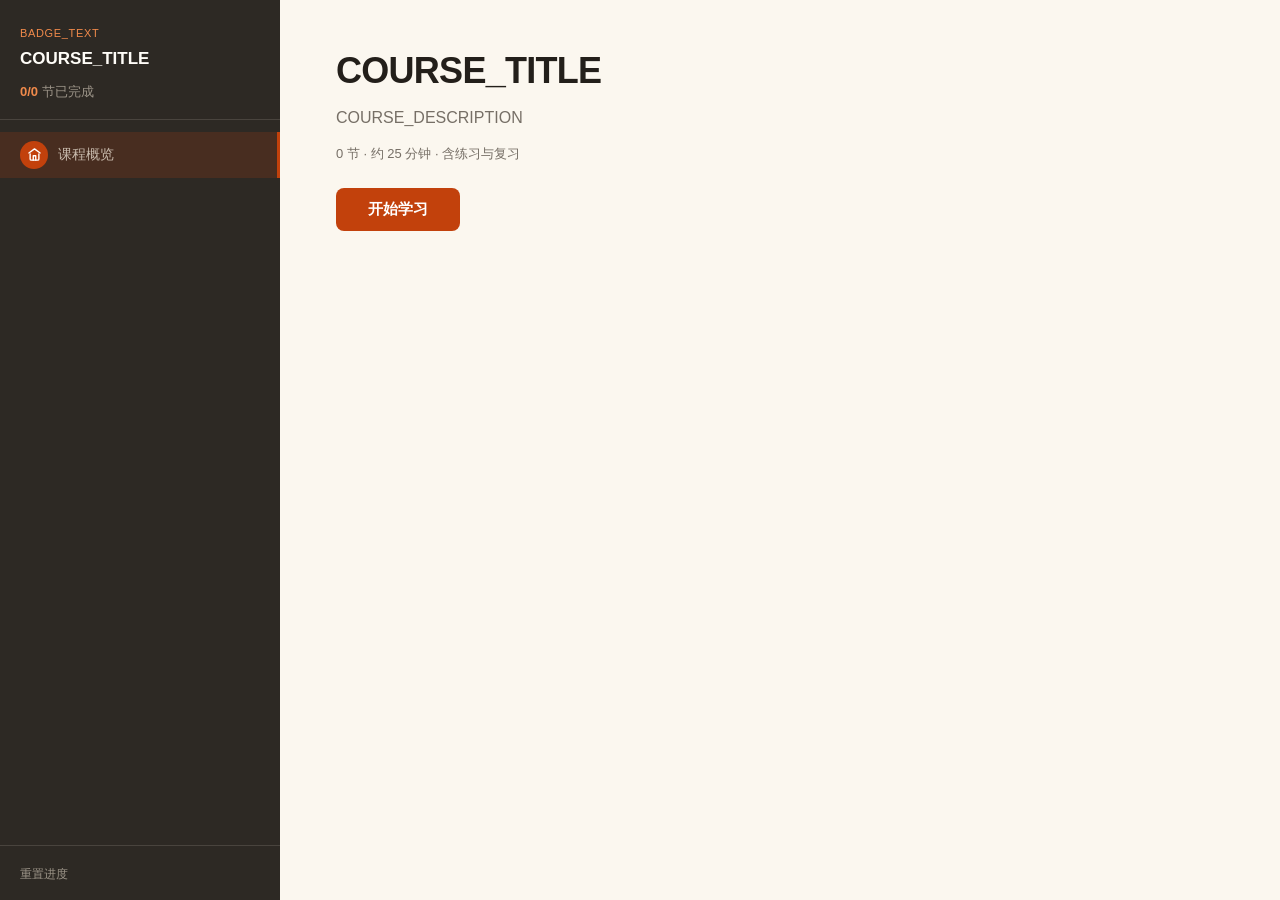
<file: skills/info/lesson-generator/assets/workspace-template/index.html>
<!DOCTYPE html>
<html lang="zh-CN">
<head>
  <meta charset="UTF-8">
  <meta name="viewport" content="width=device-width, initial-scale=1.0">
  <title></title>
  <link rel="stylesheet" href="styles.css">
</head>
<body>
  <div id="app">
    <input type="checkbox" id="sidebar-toggle" class="sidebar-toggle">
    <label for="sidebar-toggle" class="sidebar-toggle-label" aria-label="菜单">
      <span></span><span></span><span></span>
    </label>
    <div class="sidebar-overlay" onclick="document.getElementById('sidebar-toggle').checked=false"></div>
    <nav id="sidebar">
      <div id="sidebar-header">
        <div id="course-badge"></div>
        <h2 id="sidebar-title"></h2>
        <div id="progress-summary">
          <span id="progress-count">0/0</span>
          <span id="progress-label">节已完成</span>
        </div>
      </div>
      <ul id="lesson-nav">
        <li class="nav-item" data-lesson="0">
          <span class="nav-number nav-special nav-home">
            <svg width="15" height="15" viewBox="0 0 24 24" fill="none" stroke="currentColor" stroke-width="2.2" stroke-linecap="round" stroke-linejoin="round"><path d="M3 9.5L12 3l9 6.5"/><path d="M5 11v8a2 2 0 002 2h10a2 2 0 002-2v-8"/><path d="M10 21v-7h4v7"/></svg>
          </span>
          <span class="nav-label">课程概览</span>
        </li>
      </ul>
      <div id="sidebar-footer">
        <a href="#" id="reset-progress">重置进度</a>
      </div>
    </nav>

    <main id="main">
      <section id="overview" class="view active">
        <div id="hero">
          <h1></h1>
          <p id="hero-desc"></p>
          <div id="hero-meta">
            <span></span>
            <span>·</span>
            <span></span>
            <span>·</span>
            <span>含练习与复习</span>
          </div>
          <button id="start-btn">开始学习</button>
        </div>
        <div id="lesson-cards"></div>
      </section>

      <section id="lesson-view" class="view">
        <div id="lesson-header">
          <div id="lesson-number"></div>
          <h2 id="lesson-title"></h2>
        </div>
        <div id="lesson-goal"></div>

        <div id="objectives-block">
          <h3>学习目标</h3>
          <ul id="objectives-list"></ul>
        </div>

        <div id="lesson-body"></div>

        <div id="flashcards-block">
          <h3>闪卡复习</h3>
          <p class="block-hint">点击卡片翻转查看答案</p>
          <div id="flashcards-container"></div>
        </div>

        <div id="quiz-block">
          <h3>小测验</h3>
          <div id="quiz-container"></div>
        </div>

        <div id="sources-block">
          <h3>参考资料</h3>
          <div id="sources-container"></div>
        </div>

        <div id="lesson-nav-buttons">
          <button id="prev-btn" class="nav-btn">← 上一节</button>
          <button id="next-btn" class="nav-btn">下一节 →</button>
        </div>
      </section>
    </main>
  </div>
  <script src="data.js"></script>
  <script src="script.js"></script>
</body>
</html>
</file>
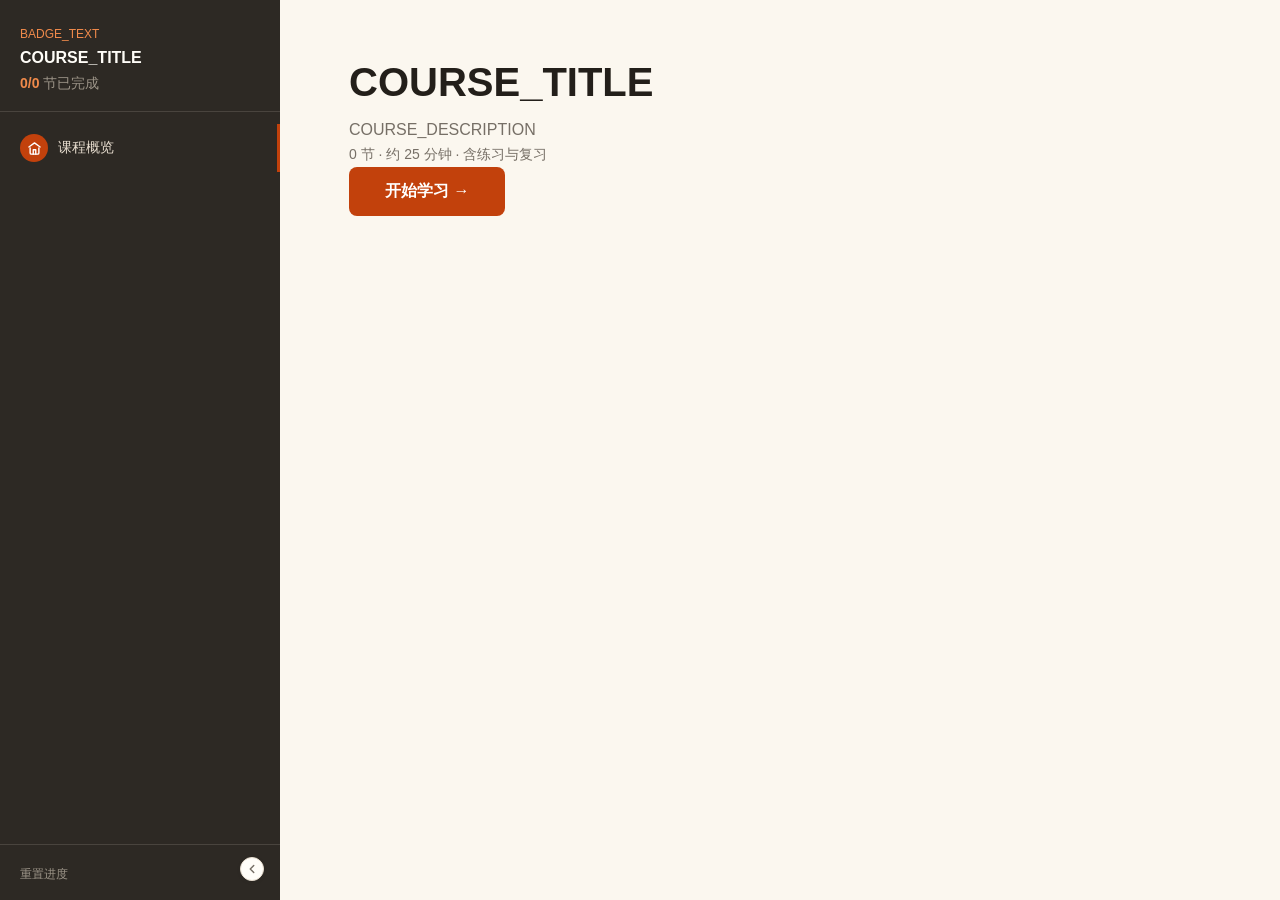
<file: skills/learn/lesson-generator/assets/workspace-template/index.html>
<!DOCTYPE html>
<html lang="zh-CN">
<head>
  <meta charset="UTF-8">
  <meta name="viewport" content="width=device-width, initial-scale=1.0">
  <title></title>
  <link rel="stylesheet" href="styles.css">
</head>
<body>
  <div id="app">
    <input type="checkbox" id="sidebar-toggle" class="sidebar-toggle">
    <label for="sidebar-toggle" class="sidebar-toggle-label" aria-label="菜单">
      <span></span><span></span><span></span>
    </label>
    <div class="sidebar-overlay" onclick="document.getElementById('sidebar-toggle').checked=false"></div>
    <nav id="sidebar">
      <div id="sidebar-header">
        <div id="course-badge"></div>
        <h2 id="sidebar-title"></h2>
        <div id="progress-summary">
          <span id="progress-count">0/0</span>
          <span id="progress-label">节已完成</span>
        </div>
      </div>
      <ul id="lesson-nav">
        <li class="nav-item" data-lesson="0">
          <span class="nav-number nav-special nav-home">
            <svg width="15" height="15" viewBox="0 0 24 24" fill="none" stroke="currentColor" stroke-width="2.2" stroke-linecap="round" stroke-linejoin="round"><path d="M3 9.5L12 3l9 6.5"/><path d="M5 11v8a2 2 0 002 2h10a2 2 0 002-2v-8"/><path d="M10 21v-7h4v7"/></svg>
          </span>
          <span class="nav-label">课程概览</span>
        </li>
      </ul>
      <div id="sidebar-footer">
        <a href="#" id="reset-progress">重置进度</a>
      </div>
    </nav>

    <button id="sidebar-toggle-btn" title="折叠侧栏">
      <svg width="14" height="14" viewBox="0 0 24 24" fill="none" stroke="currentColor" stroke-width="2.5" stroke-linecap="round" stroke-linejoin="round"><polyline points="15 18 9 12 15 6"/></svg>
    </button>

    <main id="main">
      <section id="overview" class="view active">
        <div id="hero">
          <h1></h1>
          <p id="hero-desc"></p>
          <div id="hero-meta">
            <span></span>
            <span>·</span>
            <span></span>
            <span>·</span>
            <span>含练习与复习</span>
          </div>
          <button id="start-btn">开始学习 →</button>
        </div>
        <div id="lesson-cards"></div>
      </section>

      <section id="lesson-view" class="view">
        <div id="lesson-header">
          <div id="lesson-number"></div>
          <h2 id="lesson-title"></h2>
        </div>
        <div id="lesson-goal"></div>

        <div id="objectives-block">
          <h3>学习目标</h3>
          <ul id="objectives-list"></ul>
        </div>

        <div id="lesson-body"></div>

        <div id="flashcards-block">
          <h3>闪卡复习</h3>
          <p class="block-hint">点击卡片翻转查看答案</p>
          <div id="flashcards-container"></div>
        </div>

        <div id="quiz-block">
          <h3>小测验</h3>
          <div id="quiz-container"></div>
        </div>

        <div id="sources-block">
          <h3>参考资料</h3>
          <div id="sources-container"></div>
        </div>

        <div id="lesson-nav-buttons">
          <button id="prev-btn" class="nav-btn">← 上一节</button>
          <button id="next-btn" class="nav-btn">下一节 →</button>
        </div>
      </section>
    </main>
  </div>
  <script src="data.js"></script>
  <script src="script.js"></script>
</body>
</html>
</file>
<file: skills/info/lesson-generator/assets/workspace-template/styles.css>
/* Design tokens */
:root {
  --radius: 8px;
  --sidebar-w: 280px;
}

/* claude-style (default) */
:root {
  --bg: #fbf7ef;
  --surface: #fffdf8;
  --text: #231f1a;
  --muted: #766f66;
  --border: #e8ded0;
  --primary: #2d2924;
  --accent: #c2410c;
  --accent-rgb: 194, 65, 12;
  --success: #15803d;
  --success-rgb: 21, 128, 61;
  --warning: #b45309;
  --warning-rgb: 181, 83, 9;
  --sidebar-fg: #e8ded0;
  --sidebar-muted: #9c9488;
  --sidebar-accent: #f08a4b;
  --sidebar-border: rgba(232,222,208,0.15);
}

[data-style="apple-style"] {
  --bg: #f5f5f7;
  --surface: #ffffff;
  --text: #1d1d1f;
  --muted: #86868b;
  --border: #d2d2d7;
  --primary: #1d1d1f;
  --accent: #0071e3;
  --accent-rgb: 0, 113, 227;
  --success: #34c759;
  --success-rgb: 52, 199, 89;
  --warning: #ff9f0a;
  --warning-rgb: 255, 159, 10;
  --sidebar-fg: #d2d2d7;
  --sidebar-muted: #86868b;
  --sidebar-accent: #0071e3;
  --sidebar-border: rgba(255,255,255,0.1);
}

[data-style="bluetech-style"] {
  --bg: #f0f4f8;
  --surface: #ffffff;
  --text: #1a2332;
  --muted: #6b8299;
  --border: #c8d6e5;
  --primary: #1a2332;
  --accent: #3b82f6;
  --accent-rgb: 59, 130, 246;
  --success: #10b981;
  --success-rgb: 16, 185, 129;
  --warning: #f59e0b;
  --warning-rgb: 245, 158, 11;
  --sidebar-fg: #c8d6e5;
  --sidebar-muted: #6b8299;
  --sidebar-accent: #60a5fa;
  --sidebar-border: rgba(255,255,255,0.08);
}

/* Reset */
*, *::before, *::after { box-sizing: border-box; margin: 0; padding: 0; }

body {
  font-family: -apple-system, BlinkMacSystemFont, "Segoe UI", "Noto Sans SC", "PingFang SC", "Microsoft YaHei", sans-serif;
  background: var(--bg);
  color: var(--text);
  line-height: 1.65;
  -webkit-font-smoothing: antialiased;
}

/* Layout */
#app { display: flex; min-height: 100vh; }

/* Sidebar */
#sidebar {
  width: var(--sidebar-w);
  background: var(--primary);
  color: var(--sidebar-fg);
  display: flex;
  flex-direction: column;
  position: fixed;
  top: 0; left: 0; bottom: 0;
  z-index: 10;
  overflow-y: auto;
}

#sidebar-header {
  padding: 24px 20px 16px;
  border-bottom: 1px solid var(--sidebar-border);
}

#course-badge {
  font-size: 11px;
  text-transform: uppercase;
  letter-spacing: 0.06em;
  color: var(--sidebar-accent);
  margin-bottom: 6px;
}

#sidebar-title {
  font-size: 17px;
  font-weight: 600;
  color: var(--surface);
  line-height: 1.35;
  margin-bottom: 10px;
}

#progress-summary { font-size: 13px; color: var(--sidebar-muted); }
#progress-count { color: var(--sidebar-accent); font-weight: 600; }

/* Nav items */
#lesson-nav {
  list-style: none;
  flex: 1;
  padding: 12px 0;
}

.nav-item {
  display: flex;
  align-items: center;
  gap: 10px;
  padding: 9px 20px;
  cursor: pointer;
  transition: background 0.15s;
  font-size: 14px;
}

.nav-item:hover { background: rgba(255,255,255,0.06); }
.nav-item.active { background: rgba(var(--accent-rgb), 0.18); border-right: 3px solid var(--accent); }

.nav-number {
  width: 28px; height: 28px;
  border-radius: 50%;
  background: rgba(255,255,255,0.08);
  display: flex; align-items: center; justify-content: center;
  font-size: 13px; font-weight: 600;
  flex-shrink: 0;
}

.nav-number.nav-special { background: var(--accent); color: #fff; }

.nav-item.completed .nav-number { background: var(--accent); color: #fff; }

.nav-label { color: var(--sidebar-fg); opacity: 0.8; }

/* Sidebar footer */
#sidebar-footer {
  padding: 14px 20px;
  border-top: 1px solid var(--sidebar-border);
}

#reset-progress {
  color: var(--sidebar-muted);
  font-size: 12px;
  text-decoration: none;
}

#reset-progress:hover { color: var(--accent); }

/* Main */
#main {
  flex: 1;
  margin-left: var(--sidebar-w);
  min-height: 100vh;
}

.view { display: none; padding: 48px 56px; max-width: 780px; }
.view.active { display: block; }

/* Overview */
#hero {
  margin-bottom: 48px;
}

#hero h1 {
  font-size: 36px;
  font-weight: 700;
  line-height: 1.25;
  margin-bottom: 12px;
  letter-spacing: -0.02em;
}

#hero-desc {
  font-size: 16px;
  color: var(--muted);
  max-width: 600px;
  margin-bottom: 12px;
  line-height: 1.6;
}

#hero-meta {
  font-size: 13px;
  color: var(--muted);
  margin-bottom: 24px;
}

#start-btn {
  display: inline-block;
  background: var(--accent);
  color: #fff;
  border: none;
  padding: 12px 32px;
  font-size: 15px;
  font-weight: 600;
  border-radius: var(--radius);
  cursor: pointer;
  transition: background 0.15s;
}

#start-btn:hover { filter: brightness(0.85); }

/* Lesson cards on overview */
#lesson-cards {
  display: grid;
  grid-template-columns: repeat(auto-fill, minmax(320px, 1fr));
  gap: 16px;
}

.lesson-card {
  background: var(--surface);
  border: 1px solid var(--border);
  border-radius: var(--radius);
  padding: 20px 22px;
  cursor: pointer;
  transition: box-shadow 0.15s, border-color 0.15s;
}

.lesson-card:hover {
  border-color: var(--accent);
  box-shadow: 0 2px 12px rgba(0,0,0,0.06);
}

.lesson-card-number {
  font-size: 12px;
  font-weight: 700;
  color: var(--accent);
  text-transform: uppercase;
  letter-spacing: 0.05em;
  margin-bottom: 4px;
}

.lesson-card-title {
  font-size: 16px;
  font-weight: 600;
  margin-bottom: 6px;
}

.lesson-card-concepts {
  font-size: 13px;
  color: var(--muted);
  line-height: 1.5;
}

/* Lesson view */
#lesson-header {
  margin-bottom: 12px;
}

#lesson-number {
  font-size: 12px;
  font-weight: 700;
  color: var(--muted);
  text-transform: uppercase;
  letter-spacing: 0.05em;
  margin-bottom: 2px;
}

#lesson-title {
  font-size: 28px;
  font-weight: 700;
  line-height: 1.3;
  letter-spacing: -0.01em;
}

#lesson-goal {
  background: var(--surface);
  border: 1px solid var(--border);
  border-left: 3px solid var(--accent);
  border-radius: var(--radius);
  padding: 14px 18px;
  margin-bottom: 24px;
  font-size: 16px;
  color: var(--muted);
}

#lesson-goal strong { color: var(--text); }

/* Objectives */
#objectives-block {
  margin-bottom: 28px;
}

#objectives-block h3 {
  font-size: 18px;
  font-weight: 600;
  margin-bottom: 8px;
}

#objectives-list {
  list-style: none;
  display: flex;
  flex-direction: column;
  gap: 6px;
}

#objectives-list li {
  padding-left: 20px;
  position: relative;
  font-size: 16px;
}

#objectives-list li::before {
  content: "→";
  position: absolute;
  left: 0;
  color: var(--accent);
  font-weight: 600;
}

/* Lesson body */
#lesson-body {
  margin-bottom: 32px;
}

#lesson-body p {
  margin-bottom: 14px;
  font-size: 16px;
}

/* ai-dialog */
#lesson-body .ai-dialog-box {
  background: var(--surface);
  border: 1px solid var(--border);
  border-radius: var(--radius);
  padding: 16px 18px;
  margin-bottom: 16px;
}

#lesson-body .ai-dialog-box .ai-dialog-label {
  font-size: 16px;
  font-weight: 700;
  color: var(--accent);
  margin-bottom: 8px;
}

#lesson-body .ai-dialog-box .chat-msg {
  margin-bottom: 8px;
  font-size: 16px;
}

#lesson-body .ai-dialog-box .chat-msg:last-child { margin-bottom: 0; }

#lesson-body .ai-dialog-box .chat-msg .role {
  font-weight: 600;
  font-size: 12px;
  margin-bottom: 2px;
}

#lesson-body .ai-dialog-box .chat-msg .role.user { color: var(--accent); }
#lesson-body .ai-dialog-box .chat-msg .role.ai { color: var(--accent); }

#lesson-body .ai-dialog-box .chat-msg .msg-text {
  color: var(--text);
  padding-left: 8px;
  border-left: 2px solid var(--border);
}

/* code-example */
#lesson-body .code-example-box {
  background: #1e1b18;
  border: 1px solid #3d3830;
  border-radius: var(--radius);
  padding: 16px 18px;
  margin-bottom: 16px;
  position: relative;
}

#lesson-body .code-example-box .code-example-label {
  font-size: 16px;
  font-weight: 700;
  color: #f08a4b;
  margin-bottom: 4px;
}

#lesson-body .code-example-box .code-example-lang {
  font-size: 10px;
  color: #9c9488;
  background: rgba(255,255,255,0.08);
  padding: 2px 8px;
  border-radius: 3px;
  margin-left: 8px;
  display: inline-block;
  vertical-align: middle;
  margin-bottom: 4px;
}

#lesson-body .code-example-box pre {
  margin: 12px 0 0 0;
  padding: 0;
  overflow-x: auto;
  background: transparent;
}

#lesson-body .code-example-box code {
  font-family: "SF Mono", "Fira Code", "Cascadia Code", Consolas, monospace;
  font-size: 13px;
  line-height: 1.6;
  color: #e8ded0;
  white-space: pre;
}

/* case-example */
#lesson-body .case-example-box {
  background: var(--surface);
  border: 1px solid var(--border);
  border-radius: var(--radius);
  padding: 16px 18px;
  margin-bottom: 16px;
}

#lesson-body .case-example-box .case-example-label {
  font-size: 16px;
  font-weight: 700;
  color: var(--accent);
  margin-bottom: 10px;
}

#lesson-body .case-example-box .case-example-scenario {
  font-size: 16px;
  color: var(--text);
  margin-bottom: 10px;
  line-height: 1.6;
}

#lesson-body .case-example-box .case-example-scenario strong { font-weight: 700; color: var(--text); }

#lesson-body .case-example-box .case-example-analysis {
  font-size: 16px;
  color: var(--text);
  line-height: 1.6;
}

#lesson-body .case-example-box .case-example-analysis strong { font-weight: 700; color: var(--text); }

#lesson-body .insight {
  background: var(--surface);
  border: 1px solid var(--border);
  border-radius: var(--radius);
  padding: 14px 18px;
  margin-bottom: 16px;
  font-size: 16px;
}

#lesson-body .insight strong { font-weight: 700; }

/* Flashcards */
#flashcards-block {
  margin-bottom: 32px;
}

#flashcards-block h3 {
  font-size: 18px;
  font-weight: 600;
  margin-bottom: 4px;
}

.block-hint {
  font-size: 12px;
  color: var(--muted);
  margin-bottom: 12px;
}

#flashcards-container {
  display: grid;
  grid-template-columns: repeat(auto-fill, minmax(280px, 1fr));
  gap: 12px;
}

.flashcard {
  height: 140px;
  perspective: 600px;
  cursor: pointer;
}

.flashcard-inner {
  width: 100%; height: 100%;
  position: relative;
  transition: transform 0.4s;
  transform-style: preserve-3d;
}

.flashcard.flipped .flashcard-inner { transform: rotateY(180deg); }

.flashcard-front, .flashcard-back {
  position: absolute;
  width: 100%; height: 100%;
  backface-visibility: hidden;
  border-radius: var(--radius);
  display: flex;
  align-items: center;
  justify-content: center;
  text-align: center;
  padding: 20px;
  font-size: 16px;
  line-height: 1.5;
}

.flashcard-front {
  background: var(--surface);
  border: 1px solid var(--border);
  font-weight: 500;
}

.flashcard-back {
  background: var(--primary);
  color: #fffdf8;
  transform: rotateY(180deg);
}

.flashcard-back code {
  background: rgba(255,255,255,0.12);
  padding: 2px 6px;
  border-radius: 3px;
  font-size: 13px;
}

/* Quiz */
#quiz-block { margin-bottom: 32px; }

#quiz-block h3 {
  font-size: 18px;
  font-weight: 600;
  margin-bottom: 12px;
}

.quiz-question {
  margin-bottom: 20px;
}

.quiz-question .q-text {
  font-weight: 600;
  margin-bottom: 10px;
  font-size: 16px;
}

.quiz-option {
  display: block;
  width: 100%;
  text-align: left;
  padding: 10px 14px;
  margin-bottom: 6px;
  background: var(--surface);
  border: 1px solid var(--border);
  border-radius: var(--radius);
  font-size: 16px;
  cursor: pointer;
  transition: border-color 0.15s, background 0.15s;
}

.quiz-option:hover:not(.disabled) { border-color: var(--accent); }
.quiz-option.disabled { cursor: default; }

.quiz-option.correct {
  border-color: var(--success);
  background: rgba(var(--success-rgb), 0.08);
}

.quiz-option.incorrect {
  border-color: var(--accent);
  background: rgba(var(--accent-rgb), 0.08);
}

.quiz-option.show-correct {
  border-color: var(--success);
  background: rgba(var(--success-rgb), 0.06);
}

.quiz-feedback {
  font-size: 16px;
  padding: 8px 14px;
  margin-top: 6px;
  border-radius: var(--radius);
  display: none;
}

.quiz-feedback.show { display: block; }

.quiz-feedback.correct-fb {
  background: rgba(var(--success-rgb), 0.08);
}

.quiz-feedback.incorrect-fb {
  background: rgba(var(--accent-rgb), 0.08);
}

/* Sources */
#sources-block { margin-bottom: 32px; }

#sources-block h3 {
  font-size: 18px;
  font-weight: 500;
  color: var(--muted);
  margin-bottom: 6px;
}

.source-card {
  display: block;
  font-size: 12px;
  color: var(--muted);
  text-decoration: none;
  margin-bottom: 3px;
}

.source-card:hover { color: var(--accent); }

.source-card .source-label { font-weight: 500; }

.source-card .source-url {
  opacity: 0.7;
  margin-left: 4px;
}

/* Lesson nav buttons */
#lesson-nav-buttons {
  display: flex;
  justify-content: space-between;
  margin-top: 40px;
  padding-top: 20px;
  border-top: 1px solid var(--border);
}

.nav-btn {
  padding: 9px 20px;
  font-size: 14px;
  background: var(--surface);
  border: 1px solid var(--border);
  border-radius: var(--radius);
  cursor: pointer;
  color: var(--text);
  transition: border-color 0.15s, background 0.15s;
}

.nav-btn:hover { border-color: var(--accent); background: #fff; }
.nav-btn:disabled { opacity: 0.35; cursor: default; }

/* Final review */
.final-score {
  text-align: center;
  padding: 32px;
  background: var(--surface);
  border: 1px solid var(--border);
  border-radius: var(--radius);
  margin-bottom: 24px;
}

.final-score .score-number {
  font-size: 48px;
  font-weight: 700;
  color: var(--accent);
}

.final-score .score-label {
  font-size: 14px;
  color: var(--muted);
  margin-top: 4px;
}

/* ── Hamburger toggle ─────────────────────────────────────── */
.sidebar-toggle { display: none; }
.sidebar-toggle-label { display: none; }
.sidebar-overlay { display: none; }

/* ── Responsive ───────────────────────────────────────────── */
@media (max-width: 768px) {
  .sidebar-toggle-label {
    display: flex;
    flex-direction: column;
    justify-content: center;
    align-items: center;
    gap: 5px;
    position: fixed;
    top: 14px;
    left: 14px;
    z-index: 110;
    width: 40px;
    height: 40px;
    cursor: pointer;
    background: var(--primary);
    border-radius: var(--radius);
  }

  .sidebar-toggle-label span {
    display: block;
    width: 20px;
    height: 2px;
    background: var(--sidebar-fg);
    border-radius: 2px;
    transition: transform 0.25s, opacity 0.25s;
  }

  .sidebar-toggle:checked ~ .sidebar-toggle-label span:nth-child(1) {
    transform: translateY(7px) rotate(45deg);
  }
  .sidebar-toggle:checked ~ .sidebar-toggle-label span:nth-child(2) {
    opacity: 0;
  }
  .sidebar-toggle:checked ~ .sidebar-toggle-label span:nth-child(3) {
    transform: translateY(-7px) rotate(-45deg);
  }

  .sidebar-overlay {
    display: none;
    position: fixed;
    inset: 0;
    background: rgba(0,0,0,0.4);
    z-index: 20;
  }
  .sidebar-toggle:checked ~ .sidebar-overlay { display: block; }

  #sidebar {
    position: fixed;
    top: 0; left: 0; bottom: 0;
    width: 280px;
    z-index: 30;
    transform: translateX(-100%);
    transition: transform 0.3s ease;
    overflow-y: auto;
  }
  .sidebar-toggle:checked ~ #sidebar { transform: translateX(0); }

  #sidebar-header { padding: 18px 16px 12px; }
  #sidebar-title { font-size: 15px; }
  #course-badge { font-size: 10px; }
  #progress-summary { font-size: 12px; }

  #lesson-nav { padding: 8px 0; }

  .nav-item {
    padding: 10px 16px;
    font-size: 14px;
    min-height: 44px;
  }

  .nav-number { width: 28px; height: 28px; font-size: 12px; }
  #sidebar-footer { padding: 12px 16px; }

  #main { margin-left: 0; }

  .view { padding: 20px 16px 32px; max-width: 100%; }

  #hero { margin-bottom: 32px; }
  #hero h1 { font-size: 22px; line-height: 1.3; }
  #hero-desc { font-size: 14px; margin-bottom: 8px; }
  #hero-meta { font-size: 12px; margin-bottom: 18px; }
  #start-btn { padding: 12px 28px; font-size: 15px; width: 100%; text-align: center; }

  #lesson-cards { grid-template-columns: 1fr; gap: 10px; }
  .lesson-card { padding: 16px 18px; min-height: 44px; }
  .lesson-card-title { font-size: 15px; }
  .lesson-card-concepts { font-size: 12px; }

  #lesson-title { font-size: 20px; }
  #lesson-number { font-size: 11px; }
  #lesson-goal { padding: 12px 14px; font-size: 13px; }

  #objectives-block { margin-bottom: 22px; }
  #objectives-block h3 { font-size: 14px; }
  #objectives-list li { font-size: 13px; padding-left: 18px; }

  #lesson-body { margin-bottom: 24px; }
  #lesson-body p { font-size: 14px; margin-bottom: 10px; }
  #lesson-body .ai-dialog-box { padding: 12px 14px; }
  #lesson-body .ai-dialog-box .ai-dialog-label { font-size: 14px; }
  #lesson-body .ai-dialog-box .chat-msg { font-size: 13px; }
  #lesson-body .ai-dialog-box .chat-msg .msg-text { padding-left: 6px; }
  #lesson-body .code-example-box { padding: 12px 14px; }
  #lesson-body .code-example-box .code-example-label { font-size: 14px; }
  #lesson-body .code-example-box code { font-size: 11px; }
  #lesson-body .case-example-box { padding: 12px 14px; }
  #lesson-body .case-example-box .case-example-label { font-size: 14px; }
  #lesson-body .case-example-box .case-example-scenario,
  #lesson-body .case-example-box .case-example-analysis { font-size: 13px; }
  #lesson-body .insight { padding: 12px 14px; font-size: 13px; }

  #flashcards-block { margin-bottom: 24px; }
  #flashcards-block h3 { font-size: 14px; }
  #flashcards-container { grid-template-columns: 1fr; gap: 10px; }
  .flashcard { height: 120px; }
  .flashcard-front, .flashcard-back { font-size: 13px; padding: 14px; }

  #quiz-block { margin-bottom: 24px; }
  #quiz-block h3 { font-size: 14px; }
  .quiz-question { margin-bottom: 16px; }
  .quiz-question .q-text { font-size: 14px; }
  .quiz-option { font-size: 13px; padding: 12px 14px; min-height: 44px; }
  .quiz-feedback { font-size: 12px; }

  #sources-block { margin-bottom: 24px; }
  #sources-block h3 { font-size: 12px; }
  .source-card { font-size: 11px; }
  .source-card .source-url { word-break: break-all; }

  #lesson-nav-buttons {
    margin-top: 28px; padding-top: 14px;
    position: sticky; bottom: 0;
    background: var(--bg); padding-bottom: 8px;
  }

  .nav-btn { padding: 10px 18px; font-size: 13px; min-height: 44px; min-width: 44px; }

  .final-score { padding: 24px 16px; }
  .final-score .score-number { font-size: 36px; }
  .final-score .score-label { font-size: 13px; }
}

@media (max-width: 400px) {
  #hero h1 { font-size: 20px; }
  #lesson-title { font-size: 18px; }
  .view { padding: 14px 12px 24px; }
  .flashcard { height: 110px; }
  .flashcard-front, .flashcard-back { font-size: 12px; padding: 10px; }
}
</file>
<file: skills/learn/lesson-generator/assets/workspace-template/styles.css>
/* Design tokens */
:root {
  --radius: 8px;
  --sidebar-w: 280px;
}

/* default-style (default) */
:root {
  --bg: #fbf7ef;
  --surface: #fffdf8;
  --text: #231f1a;
  --muted: #766f66;
  --border: #e8ded0;
  --primary: #2d2924;
  --accent: #c2410c;
  --accent-rgb: 194, 65, 12;
  --success: #15803d;
  --success-rgb: 21, 128, 61;
  --warning: #b45309;
  --warning-rgb: 181, 83, 9;
  --sidebar-fg: #e8ded0;
  --sidebar-muted: #9c9488;
  --sidebar-accent: #f08a4b;
  --sidebar-border: rgba(232,222,208,0.15);
}

[data-style="apple-style"] {
  --bg: #f5f5f7;
  --surface: #ffffff;
  --text: #1d1d1f;
  --muted: #86868b;
  --border: #d2d2d7;
  --primary: #1d1d1f;
  --accent: #0071e3;
  --accent-rgb: 0, 113, 227;
  --success: #34c759;
  --success-rgb: 52, 199, 89;
  --warning: #ff9f0a;
  --warning-rgb: 255, 159, 10;
  --sidebar-fg: #d2d2d7;
  --sidebar-muted: #86868b;
  --sidebar-accent: #5e9eff;
  --sidebar-border: rgba(255,255,255,0.1);
}

[data-style="bluetech-style"] {
  --bg: #f0f4f8;
  --surface: #ffffff;
  --text: #1a2332;
  --muted: #6b8299;
  --border: #c8d6e5;
  --primary: #1a2332;
  --accent: #3b82f6;
  --accent-rgb: 59, 130, 246;
  --success: #10b981;
  --success-rgb: 16, 185, 129;
  --warning: #f59e0b;
  --warning-rgb: 245, 158, 11;
  --sidebar-fg: #c8d6e5;
  --sidebar-muted: #6b8299;
  --sidebar-accent: #60a5fa;
  --sidebar-border: rgba(255,255,255,0.08);
}

/* Reset */
*, *::before, *::after { box-sizing: border-box; margin: 0; padding: 0; }

body {
  font-family: -apple-system, BlinkMacSystemFont, "Segoe UI", "Noto Sans SC", "PingFang SC", "Microsoft YaHei", sans-serif;
  background: var(--bg);
  color: var(--text);
  font-size: 1rem;
  line-height: 1.7;
  -webkit-font-smoothing: antialiased;
}

/* Layout */
#app { display: flex; min-height: 100vh; }

/* Sidebar */
#sidebar {
  width: var(--sidebar-w);
  background: var(--primary);
  color: var(--sidebar-fg);
  display: flex;
  flex-direction: column;
  position: fixed;
  top: 0; left: 0; bottom: 0;
  z-index: 10;
  overflow-y: auto;
  transition: transform 0.25s ease;
}

#sidebar-header {
  padding: 24px 20px 16px;
  border-bottom: 1px solid var(--sidebar-border);
}

#sidebar-toggle-btn {
  display: flex;
  align-items: center;
  justify-content: center;
  position: fixed;
  bottom: 19px;
  left: calc(var(--sidebar-w) - 40px);
  z-index: 40;
  width: 24px; height: 24px;
  background: var(--surface);
  border: 1px solid var(--border);
  border-radius: 50%;
  cursor: pointer;
  color: var(--muted);
  padding: 0;
  box-shadow: 0 1px 4px rgba(0,0,0,0.06);
  transition: left 0.25s ease, color 0.15s, border-color 0.15s;
}
#sidebar-toggle-btn:hover { border-color: var(--accent); color: var(--accent); }
#sidebar-toggle-btn svg { transition: transform 0.25s ease; }

.sidebar-hidden #sidebar-toggle-btn { left: 10px; }
.sidebar-hidden #sidebar-toggle-btn svg { transform: rotate(180deg); }

#course-badge {
  font-size: 0.75rem;
  text-transform: uppercase;
  color: var(--sidebar-accent);
}

#sidebar-title {
  font-size: 1rem;
  font-weight: 600;
  color: var(--surface);
}

#progress-summary { font-size: 0.875rem; color: var(--sidebar-muted); }
#progress-count { color: var(--sidebar-accent); font-weight: 600; }

/* Nav items */
#lesson-nav {
  list-style: none;
  flex: 1;
  padding: 12px 0;
}

.nav-item {
  display: flex;
  align-items: center;
  gap: 10px;
  padding: 10px 20px;
  cursor: pointer;
  transition: background 0.15s;
  font-size: 0.875rem;
}
.nav-item:hover { background: rgba(255,255,255,0.06); }
.nav-item.active { background: transparent; border-right: 3px solid var(--accent); }

.nav-number {
  width: 28px; height: 28px;
  border-radius: 50%;
  background: rgba(255,255,255,0.08);
  display: flex; align-items: center; justify-content: center;
  font-size: 0.875rem; font-weight: 600;
}

.nav-number.nav-special { background: var(--accent); color: #fff; }
.nav-item.completed .nav-number { background: var(--accent); color: #fff; }

/* Sidebar footer */
#sidebar-footer {
  padding: 14px 20px;
  border-top: 1px solid var(--sidebar-border);
}

#reset-progress {
  color: var(--sidebar-muted);
  font-size: 0.75rem;
  text-decoration: none;
}
#reset-progress:hover { color: var(--accent); }

/* Main */
#main {
  flex: 1;
  margin-left: var(--sidebar-w);
  min-height: 100vh;
  transition: margin-left 0.25s ease;
}

.sidebar-hidden #sidebar { transform: translateX(calc(var(--sidebar-w) * -1)); }
.sidebar-hidden #main { margin-left: 0; }

.view { display: none; padding: 48px 56px; max-width: 780px; }
.view.active { display: block; }

/* ── Overview ───────────────────────────────────────────── */
#hero { margin-bottom: 32px; }

#hero h1 {
  font-size: 2.5rem;
  font-weight: 700;
}

#hero-desc {
  color: var(--muted);
  max-width: 600px;
}

#hero-meta { font-size: 0.875rem; color: var(--muted); }

#start-btn {
  display: inline-block;
  background: var(--accent);
  color: #fff;
  border: none;
  padding: 14px 36px;
  font-size: 1rem;
  font-weight: 600;
  border-radius: var(--radius);
  cursor: pointer;
  transition: background 0.15s;
}
#start-btn:hover { filter: brightness(0.85); }

/* Lesson cards */
#lesson-cards {
  display: grid;
  grid-template-columns: repeat(auto-fill, minmax(320px, 1fr));
  gap: 16px;
}

.lesson-card {
  background: var(--surface);
  border: 1px solid var(--border);
  border-radius: var(--radius);
  padding: 20px 22px;
  cursor: pointer;
  transition: box-shadow 0.15s, border-color 0.15s;
}
.lesson-card:hover {
  border-color: var(--accent);
  box-shadow: 0 2px 12px rgba(0,0,0,0.06);
}

.lesson-card-number {
  font-size: 2rem;
  font-weight: 800;
  color: var(--accent);
  opacity: 0.25;
}

.lesson-card-title { font-weight: 600; }

.lesson-card-concepts {
  font-size: 0.875rem;
  color: var(--muted);
}

/* ── Lesson view ────────────────────────────────────────── */
#lesson-number {
  font-size: 5rem;
  font-weight: 800;
  color: var(--accent);
  opacity: 0.12;
  line-height: 0.8;
  pointer-events: none;
  user-select: none;
}

#lesson-title {
  font-size: 2.25rem;
  font-weight: 700;
}

#lesson-goal { color: var(--muted); }

/* ── Shared components ──────────────────────────────────── */
#lesson-body .ai-dialog-box,
#lesson-body .code-example-box,
#lesson-body .case-example-box {
  background: var(--surface);
  border: 1px solid var(--border);
  border-radius: var(--radius);
  padding: 16px 18px;
  margin-bottom: 16px;
}

#lesson-body .ai-dialog-box .ai-dialog-label,
#lesson-body .code-example-box .code-example-label,
#lesson-body .case-example-box .case-example-label,
#lesson-body .insight-title {
  display: block;
  font-weight: 700;
  color: var(--accent);
}

#objectives-block h3,
#flashcards-block h3,
#quiz-block h3 {
  font-size: 1.25rem;
  font-weight: 600;
}

#flashcards-block,
#quiz-block {
  margin-top: 32px;
  padding-top: 24px;
  border-top: 1px solid var(--border);
}

/* ── Objectives ─────────────────────────────────────────── */
#objectives-block { margin-top: 2rem; }

#objectives-list {
  list-style: none;
  display: flex;
  flex-direction: column;
  gap: 8px;
}

#objectives-list li {
  padding-left: 20px;
  position: relative;
}

#objectives-list li::before {
  content: "→";
  position: absolute;
  left: 0;
  color: var(--accent);
  font-weight: 600;
}

/* ── Lesson body ────────────────────────────────────────── */
#lesson-body { margin-bottom: 24px; }

#lesson-body p { margin-bottom: 1rem; }

/* ai-dialog */
#lesson-body .ai-dialog-box .chat-msg { margin-bottom: 10px; }
#lesson-body .ai-dialog-box .chat-msg:last-child { margin-bottom: 0; }

#lesson-body .ai-dialog-box .chat-msg .role {
  font-weight: 600;
  font-size: 0.75rem;
}
#lesson-body .ai-dialog-box .chat-msg .role.user,
#lesson-body .ai-dialog-box .chat-msg .role.ai { color: var(--accent); }

#lesson-body .ai-dialog-box .chat-msg .msg-text {
  padding-left: 8px;
  border-left: 2px solid var(--border);
}

/* code-example */
#lesson-body .code-example-box pre {
  margin-top: 12px;
  overflow-x: auto;
}

#lesson-body .code-example-box code {
  font-family: "SF Mono", "Fira Code", "Cascadia Code", Consolas, monospace;
  font-size: 0.875rem;
  white-space: pre;
}

/* case-example */
#lesson-body .case-example-box .case-example-scenario { margin-bottom: 10px; }

/* insight */
#lesson-body .insight {
  display: flex;
  gap: 16px;
  background: var(--surface);
  border: 1px solid var(--border);
  border-left: 3px solid var(--accent);
  border-radius: var(--radius);
  padding: 16px 20px;
  margin-bottom: 1rem;
}

#lesson-body .insight-icon { font-size: 2rem; }
#lesson-body .insight-body { flex: 1; }

/* ── Flashcards ─────────────────────────────────────────── */
#flashcards-block { margin-bottom: 24px; }

.block-hint {
  font-size: 0.75rem;
  color: var(--muted);
}

#flashcards-container {
  display: grid;
  grid-template-columns: repeat(auto-fill, minmax(280px, 1fr));
  gap: 12px;
}

.flashcard {
  height: 140px;
  perspective: 600px;
  cursor: pointer;
}

.flashcard-inner {
  width: 100%; height: 100%;
  position: relative;
  transition: transform 0.4s;
  transform-style: preserve-3d;
}
.flashcard.flipped .flashcard-inner { transform: rotateY(180deg); }

.flashcard-front, .flashcard-back {
  position: absolute;
  width: 100%; height: 100%;
  backface-visibility: hidden;
  border-radius: var(--radius);
  display: flex;
  align-items: center;
  justify-content: center;
  text-align: center;
  padding: 20px;
}

.flashcard-icon {
  position: absolute;
  top: 8px; right: 10px;
  font-size: 1rem;
  opacity: 0.5;
}

.flashcard-front {
  background: var(--surface);
  border: 1px solid var(--border);
  font-weight: 500;
}

.flashcard-back {
  background: var(--primary);
  color: #fffdf8;
  transform: rotateY(180deg);
}

.flashcard-back code {
  background: rgba(255,255,255,0.12);
  padding: 2px 6px;
  border-radius: 3px;
  font-size: 0.875rem;
}

/* ── Quiz ───────────────────────────────────────────────── */
#quiz-block { margin-bottom: 24px; }

.quiz-question { margin-bottom: 20px; }

.quiz-option {
  display: block;
  width: 100%;
  text-align: left;
  padding: 11px 16px;
  margin-bottom: 6px;
  background: var(--surface);
  border: 1px solid var(--border);
  border-radius: var(--radius);
  font-size: 1rem;
  cursor: pointer;
  transition: border-color 0.15s, background 0.15s;
}
.quiz-option:hover:not(.disabled) { border-color: var(--accent); }
.quiz-option.disabled { cursor: default; }

.quiz-option.correct {
  border-color: var(--success);
  background: rgba(var(--success-rgb), 0.08);
}
.quiz-option.incorrect {
  border-color: var(--accent);
  background: rgba(var(--accent-rgb), 0.08);
}
.quiz-option.show-correct {
  border-color: var(--success);
  background: rgba(var(--success-rgb), 0.06);
}

.quiz-feedback {
  font-size: 0.875rem;
  padding: 8px 14px;
  margin-top: 6px;
  border-radius: var(--radius);
  display: none;
}
.quiz-feedback.show { display: block; }
.quiz-feedback.correct-fb { background: rgba(var(--success-rgb), 0.08); }
.quiz-feedback.incorrect-fb { background: rgba(var(--accent-rgb), 0.08); }

/* ── Sources ────────────────────────────────────────────── */
#sources-block { margin-bottom: 24px; }

#sources-block h3 {
  font-size: 1rem;
  font-weight: 500;
  color: var(--muted);
}

.source-card {
  display: block;
  font-size: 0.75rem;
  color: var(--muted);
  text-decoration: none;
}
.source-card:hover { color: var(--accent); }
.source-card .source-label { font-weight: 500; }
.source-card .source-url { opacity: 0.7; margin-left: 4px; }

/* ── Lesson nav buttons ─────────────────────────────────── */
#lesson-nav-buttons {
  display: flex;
  justify-content: space-between;
  margin-top: 32px;
  padding-top: 24px;
  border-top: 1px solid var(--border);
}

.nav-btn {
  padding: 10px 24px;
  font-size: 1rem;
  background: var(--surface);
  border: 1px solid var(--border);
  border-radius: var(--radius);
  cursor: pointer;
  transition: border-color 0.15s, background 0.15s;
}
.nav-btn:hover { border-color: var(--accent); background: #fff; }
.nav-btn:disabled { opacity: 0.35; cursor: default; }

/* ── Final review ───────────────────────────────────────── */
.final-score {
  text-align: center;
  padding: 32px;
  background: var(--surface);
  border: 1px solid var(--border);
  border-radius: var(--radius);
}

.final-score .score-number {
  font-size: 3rem;
  font-weight: 700;
  color: var(--accent);
}

.final-score .score-label {
  font-size: 0.875rem;
  color: var(--muted);
}

/* ── Pattern cards (list-block) ─────────────────────────── */
.pattern-cards {
  display: grid;
  grid-template-columns: repeat(3, 1fr);
  gap: 12px;
  margin: 1.25rem 0;
}

.pattern-card {
  background: var(--surface);
  border: 1px solid var(--border);
  border-radius: var(--radius);
  padding: 20px;
}

.pattern-icon {
  width: 36px; height: 36px;
  border-radius: var(--radius);
  background: rgba(var(--accent-rgb), 0.06);
  display: flex; align-items: center; justify-content: center;
  font-size: 1.1rem;
}

.pattern-title { font-weight: 700; }

#lesson-body .pattern-desc { margin: 0; }

/* ── Responsive ─────────────────────────────────────────── */
@media (max-width: 768px) {
  .sidebar-toggle-label {
    display: flex;
    flex-direction: column;
    justify-content: center;
    align-items: center;
    gap: 5px;
    position: fixed;
    top: 14px;
    left: 14px;
    z-index: 110;
    width: 40px;
    height: 40px;
    cursor: pointer;
    background: var(--primary);
    border-radius: var(--radius);
  }

  .sidebar-toggle-label span {
    display: block;
    width: 20px;
    height: 2px;
    background: var(--sidebar-fg);
    border-radius: 2px;
    transition: transform 0.25s, opacity 0.25s;
  }

  .sidebar-toggle:checked ~ .sidebar-toggle-label span:nth-child(1) {
    transform: translateY(7px) rotate(45deg);
  }
  .sidebar-toggle:checked ~ .sidebar-toggle-label span:nth-child(2) { opacity: 0; }
  .sidebar-toggle:checked ~ .sidebar-toggle-label span:nth-child(3) {
    transform: translateY(-7px) rotate(-45deg);
  }

  .sidebar-overlay {
    display: none;
    position: fixed;
    inset: 0;
    background: rgba(0,0,0,0.4);
    z-index: 20;
  }
  .sidebar-toggle:checked ~ .sidebar-overlay { display: block; }

  #sidebar {
    position: fixed;
    top: 0; left: 0; bottom: 0;
    width: 280px;
    z-index: 30;
    transform: translateX(-100%);
    transition: transform 0.3s ease;
    overflow-y: auto;
  }
  .sidebar-toggle:checked ~ #sidebar { transform: translateX(0); }

  #sidebar-header { padding: 18px 16px 12px; }
  #sidebar-title { font-size: 0.875rem; }
  #progress-summary { font-size: 0.75rem; }

  #lesson-nav { padding: 8px 0; }

  .nav-item { padding: 10px 16px; min-height: 44px; }
  .nav-number { width: 28px; height: 28px; font-size: 0.75rem; }
  #sidebar-footer { padding: 12px 16px; }

  #main { margin-left: 0; }
  .view { padding: 20px 16px 32px; max-width: 100%; }
  #sidebar-toggle-btn { display: none; }

  .sidebar-hidden #sidebar { transform: translateX(-100%); }
  .sidebar-toggle:checked ~ .sidebar-hidden #sidebar { transform: translateX(0); }

  /* Overview */
  #hero { margin-bottom: 24px; }
  #hero h1 { font-size: 1.5rem; }
  #hero-desc { font-size: 0.875rem; }
  #start-btn { padding: 12px 28px; width: 100%; text-align: center; }

  #lesson-cards { grid-template-columns: 1fr; gap: 10px; }
  .lesson-card { padding: 16px 18px; min-height: 44px; }
  .lesson-card-number { font-size: 1.5rem; }

  /* Lesson */
  #lesson-title { font-size: 1.5rem; }
  #lesson-number { font-size: 3rem; opacity: 0.1; }
  #lesson-goal { font-size: 0.875rem; }

  #objectives-block { margin-bottom: 16px; }
  #objectives-block h3 { font-size: 1rem; }
  #objectives-list li { font-size: 0.875rem; padding-left: 18px; }

  #lesson-body { margin-bottom: 16px; }
  #lesson-body p { margin-bottom: 1rem; }
  #lesson-body .ai-dialog-box { padding: 12px 14px; }
  #lesson-body .ai-dialog-box .ai-dialog-label,
  #lesson-body .ai-dialog-box .chat-msg { font-size: 0.875rem; }
  #lesson-body .ai-dialog-box .chat-msg .msg-text { padding-left: 6px; }
  #lesson-body .code-example-box { padding: 12px 14px; }
  #lesson-body .code-example-box .code-example-label { font-size: 0.875rem; }
  #lesson-body .case-example-box { padding: 12px 14px; }
  #lesson-body .case-example-box .case-example-label,
  #lesson-body .case-example-box .case-example-scenario,
  #lesson-body .case-example-box .case-example-analysis { font-size: 0.875rem; }
  #lesson-body .insight { padding: 12px 14px; font-size: 0.875rem; }

  #flashcards-block { margin-bottom: 16px; }
  #flashcards-block h3 { font-size: 1rem; }
  #flashcards-container { grid-template-columns: 1fr; gap: 10px; }
  .flashcard { height: 120px; }
  .flashcard-front, .flashcard-back { font-size: 0.875rem; padding: 14px; }

  #quiz-block { margin-bottom: 16px; }
  #quiz-block h3 { font-size: 1rem; }
  .quiz-question { margin-bottom: 16px; }
  .quiz-option { font-size: 0.875rem; padding: 12px 14px; min-height: 44px; }
  .quiz-feedback { font-size: 0.875rem; }

  #sources-block { margin-bottom: 16px; }
  #sources-block h3 { font-size: 0.875rem; }

  #lesson-nav-buttons {
    margin-top: 24px; padding-top: 16px;
    position: sticky; bottom: 0;
    background: var(--bg); padding-bottom: 8px;
  }
  .nav-btn { padding: 10px 18px; font-size: 0.875rem; min-height: 44px; min-width: 44px; }

  .final-score { padding: 24px 16px; }
  .final-score .score-number { font-size: 2.5rem; }

  .pattern-cards { grid-template-columns: 1fr 1fr 1fr; gap: 8px; }
  .pattern-card { padding: 14px; }
  .pattern-title { font-size: 0.875rem; }
  .pattern-desc { font-size: 0.875rem; }
}

@media (max-width: 400px) {
  #hero h1 { font-size: 1.25rem; }
  #lesson-title { font-size: 1.25rem; }
  #lesson-number { font-size: 2.5rem; }
  .view { padding: 14px 12px 24px; }
  .flashcard { height: 110px; }
  .flashcard-front, .flashcard-back { font-size: 0.875rem; padding: 10px; }
  .lesson-card-number { font-size: 1.25rem; }
  .pattern-cards { grid-template-columns: 1fr; }
}
</file>
